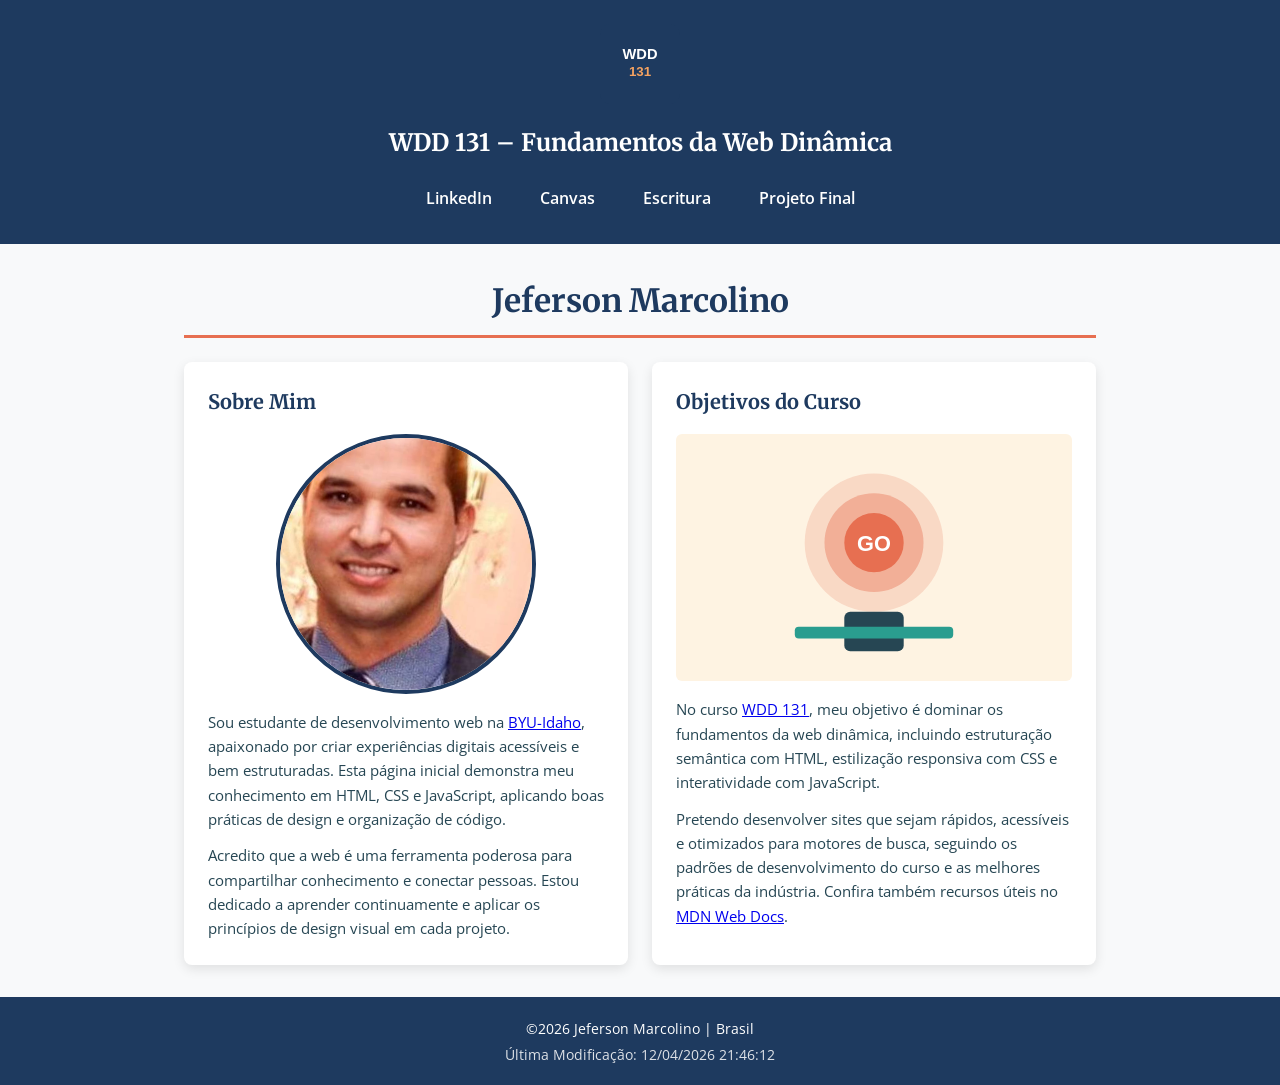
<file: index.html>
<!DOCTYPE html>
<html lang="pt-BR">
<head>
    <meta charset="UTF-8">
    <meta name="viewport" content="width=device-width, initial-scale=1.0">
    <title>WDD 131 – Fundamentos da Web Dinâmica – Jeferson Marcolino</title>
    <meta name="description" content="WDD 131 – Fundamentos da Web Dinâmica. Jeferson Marcolino. Página inicial do curso com informações sobre desenvolvimento web, HTML, CSS e JavaScript.">
    <meta name="author" content="Jeferson Marcolino">
    <link rel="preconnect" href="https://fonts.googleapis.com">
    <link rel="preconnect" href="https://fonts.gstatic.com" crossorigin>
    <link href="https://fonts.googleapis.com/css2?family=Merriweather:wght@400;700&family=Open+Sans:wght@400;600;700&display=swap" rel="stylesheet">
    <link rel="stylesheet" href="estilos/base.css">
    <script src="scripts/obterdatas.js" defer></script>
</head>
<body>
    <header>
        <span>
            <img src="imagens/logo.svg" alt="Logotipo WDD 131" width="80" height="80">
        </span>
        <span id="course-title">WDD 131 – Fundamentos da Web Dinâmica</span>
        <nav>
            <a href="https://www.linkedin.com/in/jeferson-marcolino" target="_blank" rel="noopener noreferrer">LinkedIn</a>
            <a href="https://byupw.instructure.com/" target="_blank" rel="noopener noreferrer">Canvas</a>
            <a href="https://www.churchofjesuschrist.org/study/scriptures/bofm/1-ne/3?lang=por&amp;id=p7#p7" target="_blank" rel="noopener noreferrer">Escritura</a>
            <a href="#">Projeto Final</a>
        </nav>
    </header>

    <main>
        <h1>Jeferson Marcolino</h1>

        <section class="card">
            <h2>Sobre Mim</h2>
            <div class="foto-perfil-wrap">
                <img class="foto-perfil" src="imagens/perfil.jpg" alt="Foto de perfil de Jeferson Marcolino" width="400" height="400">
            </div>
            <p>
                Sou estudante de desenvolvimento web na <a href="https://www.byui.edu/" target="_blank" rel="noopener noreferrer">BYU-Idaho</a>, apaixonado por criar experiências digitais
                acessíveis e bem estruturadas. Esta página inicial demonstra meu conhecimento em HTML, CSS e
                JavaScript, aplicando boas práticas de design e organização de código.
            </p>
            <p>
                Acredito que a web é uma ferramenta poderosa para compartilhar conhecimento e conectar pessoas.
                Estou dedicado a aprender continuamente e aplicar os princípios de design visual em cada projeto.
            </p>
        </section>

        <section class="card">
            <h2>Objetivos do Curso</h2>
            <img src="imagens/objetivos.svg" alt="Ilustracao representando metas de aprendizagem" width="400" height="250">
            <p>
                No curso <a href="https://www.byui.edu/" target="_blank" rel="noopener noreferrer">WDD 131</a>, meu objetivo é dominar os fundamentos da web dinâmica, incluindo estruturação
                semântica com HTML, estilização responsiva com CSS e interatividade com JavaScript.
            </p>
            <p>
                Pretendo desenvolver sites que sejam rápidos, acessíveis e otimizados para motores de busca,
                seguindo os padrões de desenvolvimento do curso e as melhores práticas da indústria.
                Confira também recursos úteis no <a href="https://developer.mozilla.org/" target="_blank" rel="noopener noreferrer">MDN Web Docs</a>.
            </p>
        </section>
    </main>

    <footer>
        <p>
            &copy;<span id="anoatual"></span> Jeferson Marcolino | Brasil
        </p>
        <p id="ultimaModificacao"></p>
    </footer>
</body>
</html>
</file>
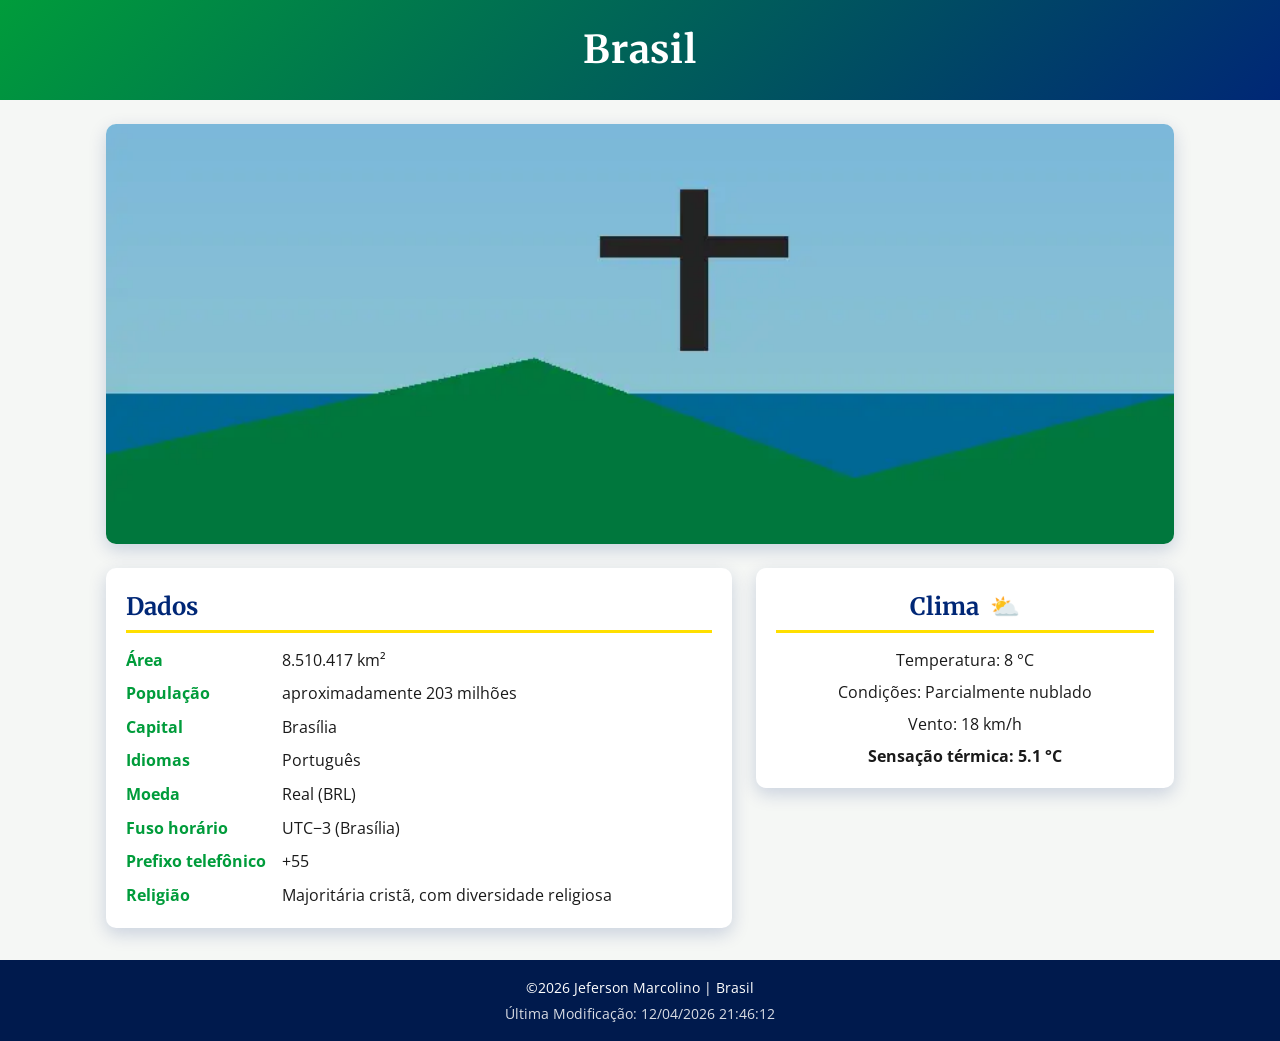
<file: local.html>
<!DOCTYPE html>
<html lang="pt-BR">
<head>
    <meta charset="UTF-8">
    <meta name="viewport" content="width=device-width, initial-scale=1.0">
    <title>WDD 131 – Brasil – Jeferson Marcolino</title>
    <meta name="description" content="WDD 131 – Fundamentos da Web Dinâmica. Jeferson Marcolino. Página sobre o Brasil com dados, clima e imagens responsivas.">
    <meta name="author" content="Jeferson Marcolino">
    <link rel="preconnect" href="https://fonts.googleapis.com">
    <link rel="preconnect" href="https://fonts.gstatic.com" crossorigin>
    <link href="https://fonts.googleapis.com/css2?family=Merriweather:wght@400;700&family=Open+Sans:wght@400;600;700&display=swap" rel="stylesheet">
    <link rel="stylesheet" href="estilos/local.css">
    <script src="scripts/local.js" defer></script>
</head>
<body>
    <header>
        <h1>Brasil</h1>
    </header>

    <main>
        <div class="hero">
            <picture>
                <source media="(min-width: 760px)" srcset="imagens/brasil-wide.webp" type="image/webp">
                <source media="(max-width: 759px)" srcset="imagens/brasil-narrow.webp" type="image/webp">
                <img
                    src="imagens/brasil-narrow.webp"
                    alt="Paisagem inspirada no Brasil com colinas verdes, oceano e céu azul"
                    width="800"
                    height="900">
            </picture>
        </div>

        <div class="conteudo-duplo">
        <section class="dados">
            <h2>Dados</h2>
            <dl>
                <dt>Área</dt>
                <dd>8.510.417 km²</dd>

                <dt>População</dt>
                <dd>aproximadamente 203 milhões</dd>

                <dt>Capital</dt>
                <dd>Brasília</dd>

                <dt>Idiomas</dt>
                <dd>Português</dd>

                <dt>Moeda</dt>
                <dd>Real (BRL)</dd>

                <dt>Fuso horário</dt>
                <dd>UTC−3 (Brasília)</dd>

                <dt>Prefixo telefônico</dt>
                <dd>+55</dd>

                <dt>Religião</dt>
                <dd>Majoritária cristã, com diversidade religiosa</dd>
            </dl>
        </section>

        <section class="clima">
            <h2>Clima</h2>
            <img class="icone-clima" src="imagens/clima.svg" alt="Ícone de clima parcialmente nublado" width="64" height="64">
            <p>Temperatura: <span id="temperatura">8</span> °C</p>
            <p>Condições: Parcialmente nublado</p>
            <p>Vento: <span id="vento">18</span> km/h</p>
            <p>Sensação térmica: <span id="sensacao"></span></p>
        </section>
        </div>
    </main>

    <footer>
        <p>
            &copy;<span id="anoatual"></span> Jeferson Marcolino | Brasil
        </p>
        <p id="ultimaModificacao"></p>
    </footer>
</body>
</html>
</file>
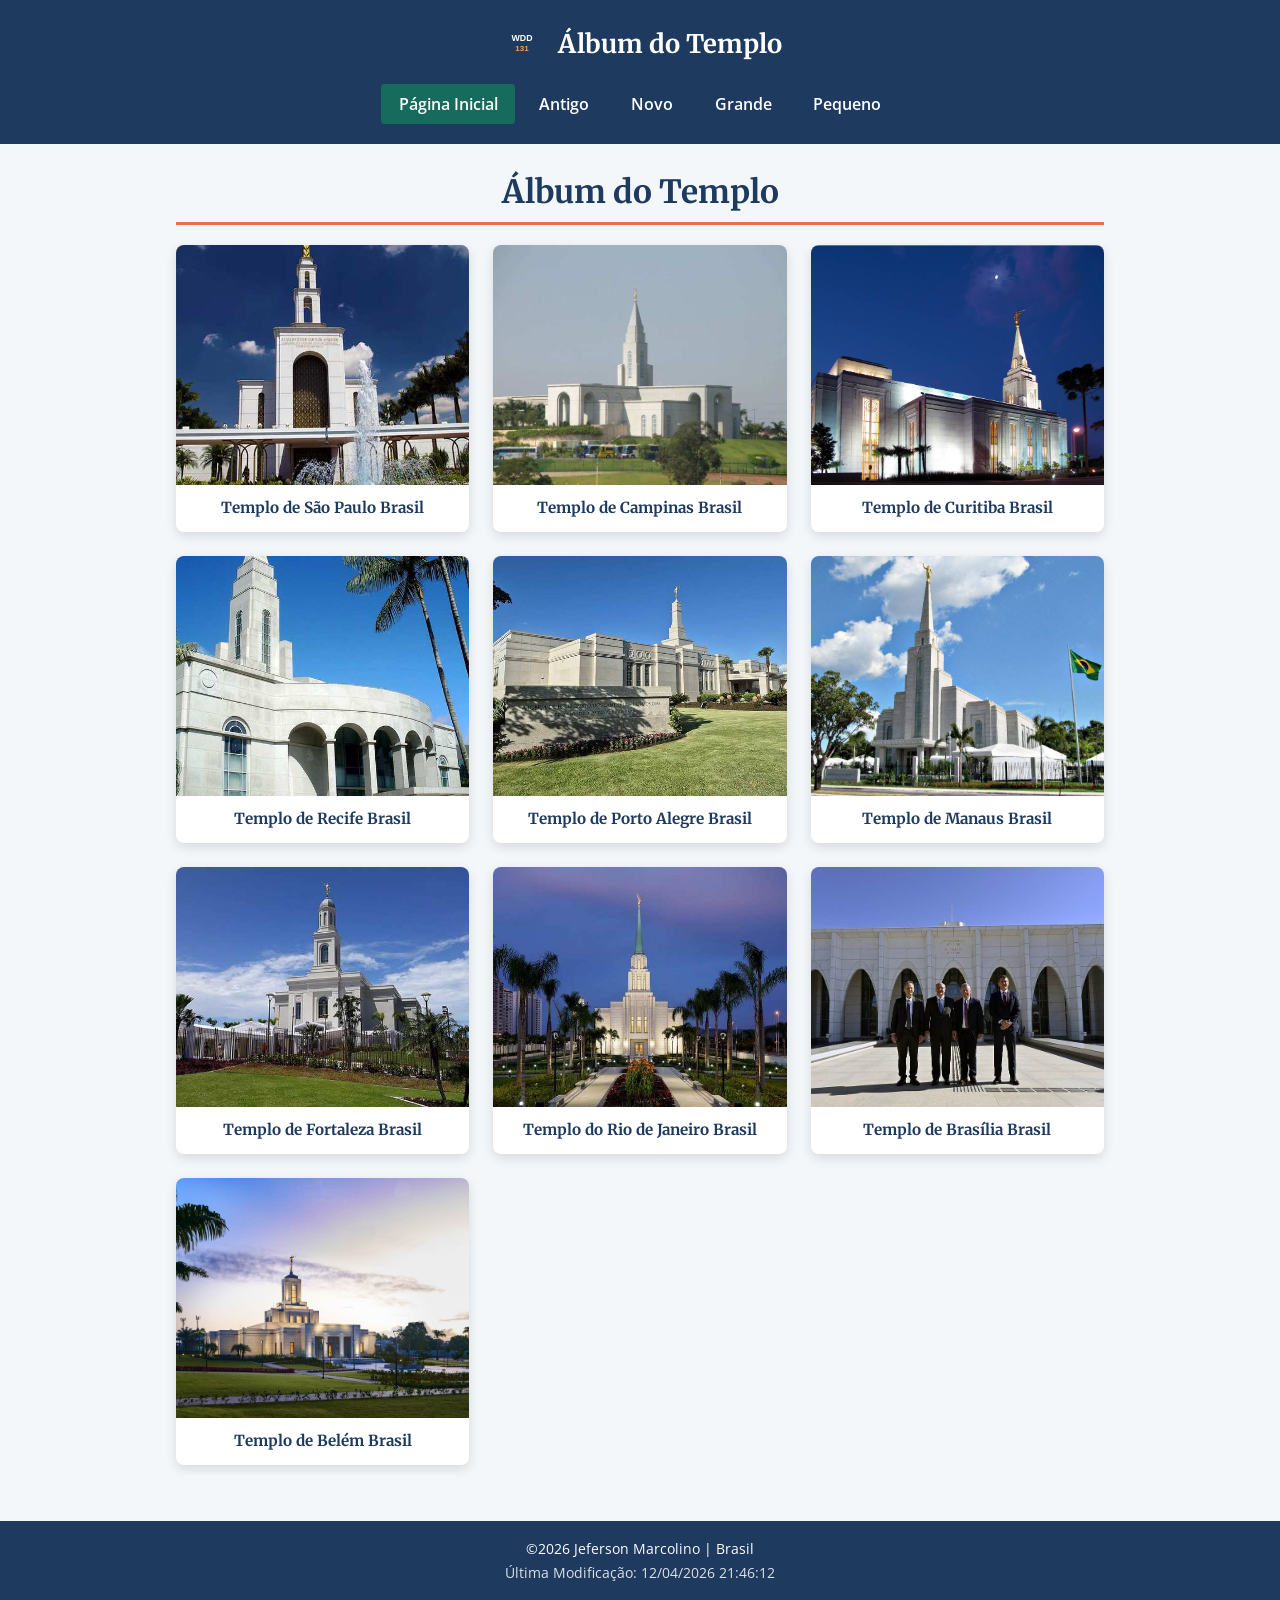
<file: templos.html>
<!DOCTYPE html>
<html lang="pt-BR">
<head>
    <meta charset="UTF-8">
    <meta name="viewport" content="width=device-width, initial-scale=1.0">
    <title>WDD 131 – Álbum do Templo – Jeferson Marcolino</title>
    <meta name="description" content="WDD 131 – Fundamentos da Web Dinâmica. Jeferson Marcolino. Álbum responsivo com fotos reais de templos em funcionamento no Brasil.">
    <meta name="author" content="Jeferson Marcolino">
    <link rel="preconnect" href="https://fonts.googleapis.com">
    <link rel="preconnect" href="https://fonts.gstatic.com" crossorigin>
    <link href="https://fonts.googleapis.com/css2?family=Merriweather:wght@400;700&family=Open+Sans:wght@400;600;700&display=swap" rel="stylesheet">
    <link rel="stylesheet" href="estilos/templos.css">
    <link rel="stylesheet" href="estilos/templos-grande.css">
    <script src="scripts/templos.js" defer></script>
</head>
<body>
    <header>
        <div class="logo-titulo">
            <a href="index.html">
                <img src="imagens/logo.svg" alt="Logotipo WDD 131" width="48" height="48">
            </a>
            <span>Álbum do Templo</span>
        </div>
        <button id="menu" type="button" aria-label="Abrir menu">☰</button>
        <nav>
            <a href="#" data-filtro="todos" class="active">Página Inicial</a>
            <a href="#" data-filtro="antigo">Antigo</a>
            <a href="#" data-filtro="novo">Novo</a>
            <a href="#" data-filtro="grande">Grande</a>
            <a href="#" data-filtro="pequeno">Pequeno</a>
        </nav>
    </header>

    <main>
        <h1>Álbum do Templo</h1>

        <div class="album">
            <figure class="templo antigo grande">
                <img src="imagens/sao-paulo.jpg" alt="Templo de Sao Paulo Brasil" width="700" height="500" loading="lazy">
                <figcaption>Templo de São Paulo Brasil</figcaption>
            </figure>

            <figure class="templo antigo grande">
                <img src="imagens/campinas.jpg" alt="Templo de Campinas Brasil" width="700" height="500" loading="lazy">
                <figcaption>Templo de Campinas Brasil</figcaption>
            </figure>

            <figure class="templo antigo grande">
                <img src="imagens/curitiba.jpg" alt="Templo de Curitiba Brasil" width="700" height="500" loading="lazy">
                <figcaption>Templo de Curitiba Brasil</figcaption>
            </figure>

            <figure class="templo antigo pequeno">
                <img src="imagens/recife.jpg" alt="Templo de Recife Brasil" width="700" height="500" loading="lazy">
                <figcaption>Templo de Recife Brasil</figcaption>
            </figure>

            <figure class="templo antigo pequeno">
                <img src="imagens/porto-alegre.jpg" alt="Templo de Porto Alegre Brasil" width="700" height="500" loading="lazy">
                <figcaption>Templo de Porto Alegre Brasil</figcaption>
            </figure>

            <figure class="templo antigo pequeno">
                <img src="imagens/manaus.jpg" alt="Templo de Manaus Brasil" width="700" height="500" loading="lazy">
                <figcaption>Templo de Manaus Brasil</figcaption>
            </figure>

            <figure class="templo novo grande">
                <img src="imagens/fortaleza.jpg" alt="Templo de Fortaleza Brasil" width="700" height="500" loading="lazy">
                <figcaption>Templo de Fortaleza Brasil</figcaption>
            </figure>

            <figure class="templo novo grande">
                <img src="imagens/rio-de-janeiro.jpg" alt="Templo do Rio de Janeiro Brasil" width="700" height="500" loading="lazy">
                <figcaption>Templo do Rio de Janeiro Brasil</figcaption>
            </figure>

            <figure class="templo novo pequeno">
                <img src="imagens/brasilia.jpg" alt="Templo de Brasilia Brasil" width="700" height="500" loading="lazy">
                <figcaption>Templo de Brasília Brasil</figcaption>
            </figure>

            <figure class="templo novo pequeno">
                <img src="imagens/belem.jpg" alt="Templo de Belem Brasil" width="700" height="500" loading="lazy">
                <figcaption>Templo de Belém Brasil</figcaption>
            </figure>
        </div>
    </main>

    <footer>
        <p>
            &copy;<span id="anoatual"></span> Jeferson Marcolino | Brasil
        </p>
        <p id="ultimaModificacao"></p>
    </footer>
</body>
</html>
</file>
<file: estilos/base.css>
:root {
    --cor-primaria: #1e3a5f;
    --cor-secundaria: #2a9d8f;
    --cor-destaque: #e76f51;
    --cor-fundo: #f8f9fa;
    --cor-texto: #264653;
    --cor-clara: #ffffff;
    --sombra: 0 4px 12px rgba(0, 0, 0, 0.1);
    --largura-maxima: 960px;
}

* {
    margin: 0;
    padding: 0;
    box-sizing: border-box;
}

body {
    font-family: "Open Sans", sans-serif;
    color: var(--cor-texto);
    background-color: var(--cor-fundo);
    line-height: 1.6;
}

header {
    background-color: var(--cor-primaria);
    color: var(--cor-clara);
    text-align: center;
    padding: 1.5rem 1rem;
}

header span {
    display: block;
    margin-bottom: 0.75rem;
}

#course-title {
    display: block;
    font-family: "Merriweather", serif;
    font-size: 1.5rem;
    margin-bottom: 1rem;
    font-weight: 700;
}

nav {
    display: flex;
    justify-content: center;
    flex-wrap: wrap;
    gap: 0.5rem;
}

nav a {
    color: var(--cor-clara);
    text-decoration: none;
    padding: 0.5rem 1.25rem;
    border-radius: 4px;
    font-weight: 600;
    transition: background-color 0.3s ease, color 0.3s ease, transform 0.2s ease;
}

nav a:hover {
    background-color: var(--cor-secundaria);
    color: var(--cor-clara);
    transform: translateY(-2px);
}

main {
    max-width: var(--largura-maxima);
    margin: 2rem auto;
    padding: 0 1.5rem;
    display: grid;
    grid-template-columns: 1fr 1fr;
    gap: 1.5rem;
}

main > h1 {
    grid-column: 1 / -1;
    font-family: "Merriweather", serif;
    font-size: 2rem;
    color: var(--cor-primaria);
    text-align: center;
    border-bottom: 3px solid var(--cor-destaque);
    padding-bottom: 0.5rem;
}

.card {
    background-color: var(--cor-clara);
    border-radius: 8px;
    box-shadow: var(--sombra);
    padding: 1.5rem;
    transition: transform 0.3s ease, box-shadow 0.3s ease;
}

.card:hover {
    transform: translateY(-4px);
    box-shadow: 0 8px 20px rgba(0, 0, 0, 0.15);
}

.card h2 {
    font-family: "Merriweather", serif;
    color: var(--cor-primaria);
    margin-bottom: 1rem;
    font-size: 1.25rem;
}

.card img {
    width: 100%;
    height: auto;
    border-radius: 6px;
    margin-bottom: 1rem;
    display: block;
}

.foto-perfil-wrap {
    width: 260px;
    height: 260px;
    margin: 0 auto 1rem;
    border-radius: 50%;
    overflow: hidden;
    border: 4px solid var(--cor-primaria);
}

.card img.foto-perfil {
    width: 120%;
    height: 120%;
    max-width: none;
    object-fit: cover;
    object-position: 55% 20%;
    border-radius: 0;
    margin: -10% 0 0 -10%;
    border: none;
    display: block;
    transform: rotate(7deg) scale(1.15);
}

.card p {
    margin-bottom: 0.75rem;
    font-size: 0.95rem;
}

.card p:last-child {
    margin-bottom: 0;
}

footer {
    background-color: var(--cor-primaria);
    color: var(--cor-clara);
    text-align: center;
    padding: 1.25rem 1rem;
    margin-top: 2rem;
}

footer p {
    margin-bottom: 0.25rem;
    font-size: 0.9rem;
}

footer p:last-child {
    margin-bottom: 0;
    font-size: 0.85rem;
    opacity: 0.85;
}

@media (max-width: 700px) {
    main {
        grid-template-columns: 1fr;
    }

    #course-title {
        font-size: 1.2rem;
    }

    nav {
        flex-direction: column;
        align-items: center;
    }

    nav a {
        width: 80%;
        text-align: center;
    }
}
</file>
<file: estilos/local.css>
:root {
    --verde: #009c3b;
    --amarelo: #ffdf00;
    --azul: #002776;
    --azul-escuro: #001a4d;
    --texto: #1a1a1a;
    --clara: #ffffff;
    --fundo: #f5f7f5;
    --sombra: 0 6px 18px rgba(0, 39, 118, 0.18);
    --largura: 1100px;
}

* {
    margin: 0;
    padding: 0;
    box-sizing: border-box;
}

body {
    font-family: "Open Sans", sans-serif;
    color: var(--texto);
    background: var(--fundo);
    line-height: 1.55;
}

header {
    background: linear-gradient(135deg, var(--verde), var(--azul));
    color: var(--clara);
    text-align: center;
    padding: 1.25rem 1rem;
}

header h1 {
    font-family: "Merriweather", serif;
    font-size: 1.8rem;
    letter-spacing: 0.02em;
}

.hero img {
    width: 100%;
    height: auto;
    display: block;
    max-height: 420px;
    object-fit: cover;
}

main {
    max-width: var(--largura);
    margin: 0 auto;
    padding: 1.25rem 1rem 2rem;
    display: grid;
    gap: 1.25rem;
}

.dados,
.clima {
    background: var(--clara);
    border-radius: 10px;
    box-shadow: var(--sombra);
    padding: 1.25rem;
}

.dados h2,
.clima h2 {
    font-family: "Merriweather", serif;
    color: var(--azul);
    margin-bottom: 0.9rem;
    padding-bottom: 0.35rem;
    border-bottom: 3px solid var(--amarelo);
}

.dados dl {
    display: grid;
    grid-template-columns: auto 1fr;
    gap: 0.55rem 1rem;
}

.dados dt {
    font-weight: 700;
    color: var(--verde);
}

.dados dd {
    margin: 0;
}

.clima {
    text-align: center;
}

.icone-clima {
    width: 72px;
    height: 72px;
    margin: 0 auto 0.75rem;
    display: block;
}

.clima p {
    margin-bottom: 0.45rem;
}

.clima p:last-child {
    margin-bottom: 0;
    font-weight: 700;
}

/* Emoticon via pseudo-element only on large screens */
.clima h2::after {
    content: none;
}

footer {
    background: var(--azul-escuro);
    color: var(--clara);
    text-align: center;
    padding: 1.1rem 1rem;
}

footer p {
    margin-bottom: 0.2rem;
    font-size: 0.9rem;
}

footer p:last-child {
    margin-bottom: 0;
    font-size: 0.85rem;
    opacity: 0.85;
}

@media screen and (min-width: 760px) {
    header h1 {
        font-size: 2.4rem;
    }

    main {
        display: block;
        padding-top: 1.5rem;
        position: relative;
    }

    .hero {
        border-radius: 10px;
        overflow: hidden;
        box-shadow: var(--sombra);
        margin-bottom: 1.5rem;
    }

    .hero img {
        max-height: 420px;
    }

    .conteudo-duplo {
        display: grid;
        grid-template-columns: 1.5fr 1fr;
        gap: 1.5rem;
        align-items: start;
    }

    .icone-clima {
        display: none;
    }

    .clima h2::after {
        content: " \26C5";
        margin-left: 0.35rem;
    }
}
</file>
<file: estilos/templos.css>
:root {
    --cor-primaria: #1e3a5f;
    --cor-secundaria: #176b5c;
    --cor-destaque: #e76f51;
    --cor-fundo: #f4f7f9;
    --cor-texto: #264653;
    --cor-clara: #ffffff;
    --sombra: 0 4px 12px rgba(0, 0, 0, 0.12);
}

* {
    margin: 0;
    padding: 0;
    box-sizing: border-box;
}

body {
    font-family: "Open Sans", sans-serif;
    color: var(--cor-texto);
    background-color: var(--cor-fundo);
    line-height: 1.5;
}

header {
    background-color: var(--cor-primaria);
    color: var(--cor-clara);
    padding: 0.75rem 1rem;
    display: flex;
    flex-wrap: wrap;
    align-items: center;
    justify-content: space-between;
    gap: 0.5rem;
}

.logo-titulo {
    display: flex;
    align-items: center;
    gap: 0.75rem;
}

.logo-titulo img {
    display: block;
}

.logo-titulo a {
    display: block;
    line-height: 0;
}

.logo-titulo span {
    font-family: "Merriweather", serif;
    font-size: 1.15rem;
    font-weight: 700;
}

#menu {
    background: transparent;
    border: 2px solid var(--cor-clara);
    color: var(--cor-clara);
    font-size: 1.5rem;
    line-height: 1;
    padding: 0.25rem 0.6rem;
    border-radius: 4px;
    cursor: pointer;
}

#menu:hover {
    background-color: var(--cor-secundaria);
    border-color: var(--cor-secundaria);
}

nav {
    display: none;
    flex-direction: column;
    width: 100%;
    gap: 0.25rem;
}

nav.show {
    display: flex;
}

nav a {
    color: var(--cor-clara);
    text-decoration: none;
    padding: 0.65rem 1rem;
    border-radius: 4px;
    font-weight: 600;
    text-align: center;
    transition: background-color 0.25s ease, transform 0.2s ease;
}

nav a:hover,
nav a.active {
    background-color: var(--cor-secundaria);
}

main {
    max-width: 960px;
    margin: 1.5rem auto;
    padding: 0 1rem 2rem;
}

main > h1 {
    font-family: "Merriweather", serif;
    color: var(--cor-primaria);
    text-align: center;
    font-size: 1.6rem;
    margin-bottom: 1.25rem;
    padding-bottom: 0.4rem;
    border-bottom: 3px solid var(--cor-destaque);
}

.album {
    display: grid;
    grid-template-columns: 1fr;
    gap: 1.25rem;
}

figure {
    background-color: var(--cor-clara);
    border-radius: 8px;
    box-shadow: var(--sombra);
    overflow: hidden;
    margin: 0;
}

figure.hide {
    display: none;
}

figure img {
    width: 100%;
    height: 220px;
    object-fit: cover;
    object-position: center;
    display: block;
}

figcaption {
    font-family: "Merriweather", serif;
    text-align: center;
    padding: 0.75rem 0.5rem;
    color: var(--cor-primaria);
    font-size: 0.95rem;
    font-weight: 700;
}

footer {
    background-color: var(--cor-primaria);
    color: var(--cor-clara);
    text-align: center;
    padding: 1.1rem 1rem;
}

footer p {
    margin-bottom: 0.2rem;
    font-size: 0.9rem;
}

footer p:last-child {
    margin-bottom: 0;
    font-size: 0.85rem;
    opacity: 0.85;
}
</file>
<file: estilos/templos-grande.css>
/* Visualizacao maior - carregado apos templos.css (mobile first) */
@media screen and (min-width: 750px) {
    #menu {
        display: none;
    }

    header {
        flex-direction: column;
        align-items: center;
        justify-content: center;
        padding: 1.25rem 1.5rem;
        gap: 1rem;
    }

    .logo-titulo {
        justify-content: center;
    }

    .logo-titulo span {
        font-size: 1.6rem;
    }

    nav {
        display: flex;
        flex-direction: row;
        flex-wrap: wrap;
        justify-content: center;
        width: auto;
        gap: 0.4rem;
    }

    nav a {
        padding: 0.5rem 1.1rem;
    }

    main > h1 {
        font-size: 2rem;
    }

    .album {
        grid-template-columns: repeat(auto-fit, minmax(250px, 1fr));
        gap: 1.5rem;
    }

    figure img {
        height: 240px;
    }
}
</file>
